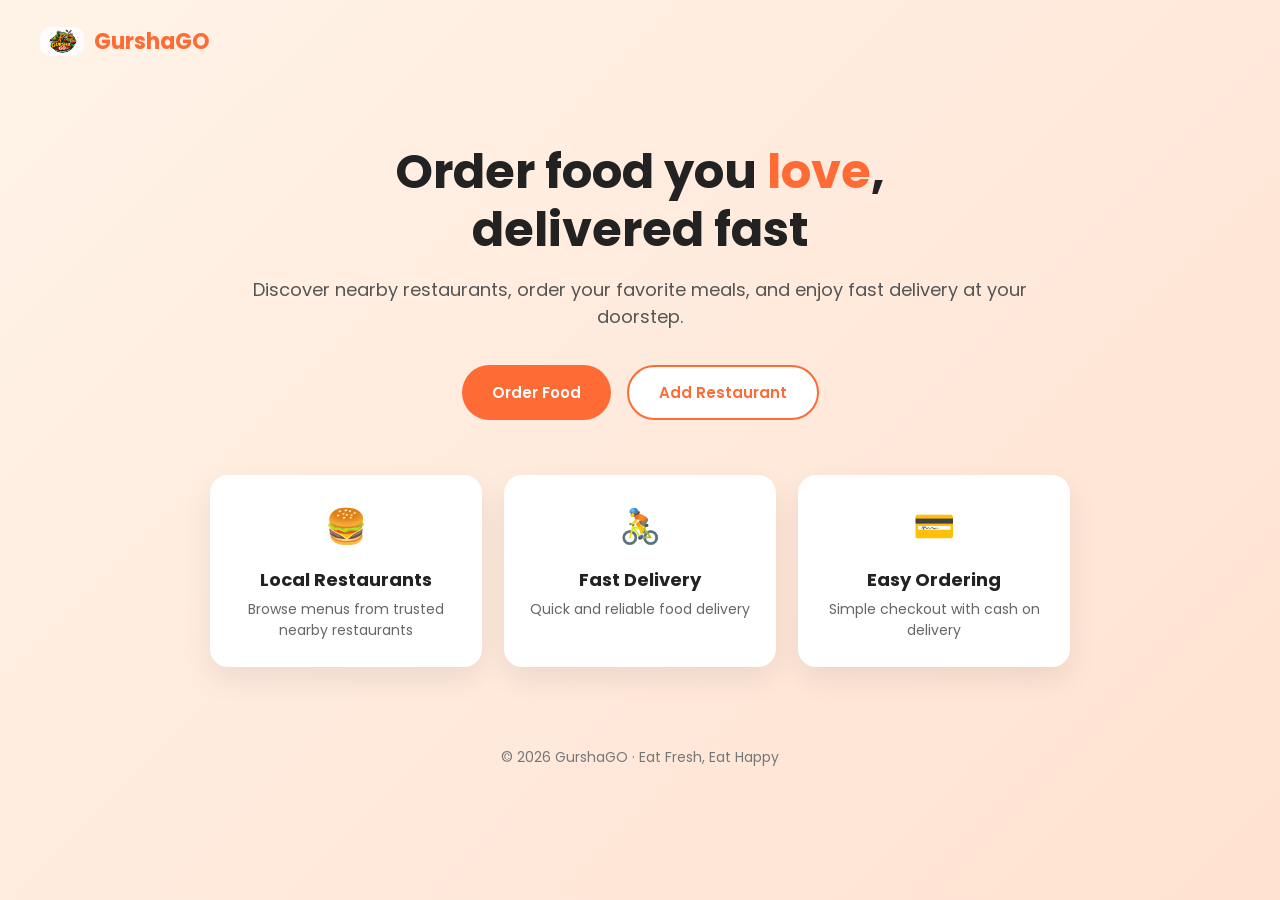
<file: index.html>
<!DOCTYPE html>
<html lang="en">
<head>
  <meta charset="UTF-8" />
  <meta name="viewport" content="width=device-width, initial-scale=1.0" />
  <title>GurshaGO | Food Delivery</title>

  <!-- Font -->
  <link href="https://fonts.googleapis.com/css2?family=Poppins:wght@400;500;600;700&display=swap" rel="stylesheet">

  <link rel="stylesheet" href="css/base.css" />
  <link rel="stylesheet" href="css/landing.css" />
</head>

<body class="landing-page">

  <!-- Header -->
  <header class="landing-header">
    <div class="brand">
      <img src="images/logo.jpg" alt="GurshaGO Logo" />
      <span>GurshaGO</span>
    </div>
  </header>

  <!-- HERO -->
  <main class="hero">

    <h1>
      Order food you <span>love</span>,<br />
      delivered fast
    </h1>

    <p class="subtitle">
      Discover nearby restaurants, order your favorite meals,
      and enjoy fast delivery at your doorstep.
    </p>

    <!-- CTA -->
    <div class="cta-buttons">
      <button class="btn primary" onclick="location.href='login.html'">
        Order Food
      </button>

      <button class="btn secondary" onclick="location.href='signup.html'">
        Add Restaurant
      </button>
    </div>

    <!-- FEATURES -->
    <section class="features">
      <div class="feature-card">
        <span>🍔</span>
        <h3>Local Restaurants</h3>
        <p>Browse menus from trusted nearby restaurants</p>
      </div>

      <div class="feature-card">
        <span>🚴</span>
        <h3>Fast Delivery</h3>
        <p>Quick and reliable food delivery</p>
      </div>

      <div class="feature-card">
        <span>💳</span>
        <h3>Easy Ordering</h3>
        <p>Simple checkout with cash on delivery</p>
      </div>
    </section>

  </main>

  <!-- Footer -->
  <footer class="landing-footer">
    © 2026 GurshaGO · Eat Fresh, Eat Happy
  </footer>

</body>
</html>
</file>
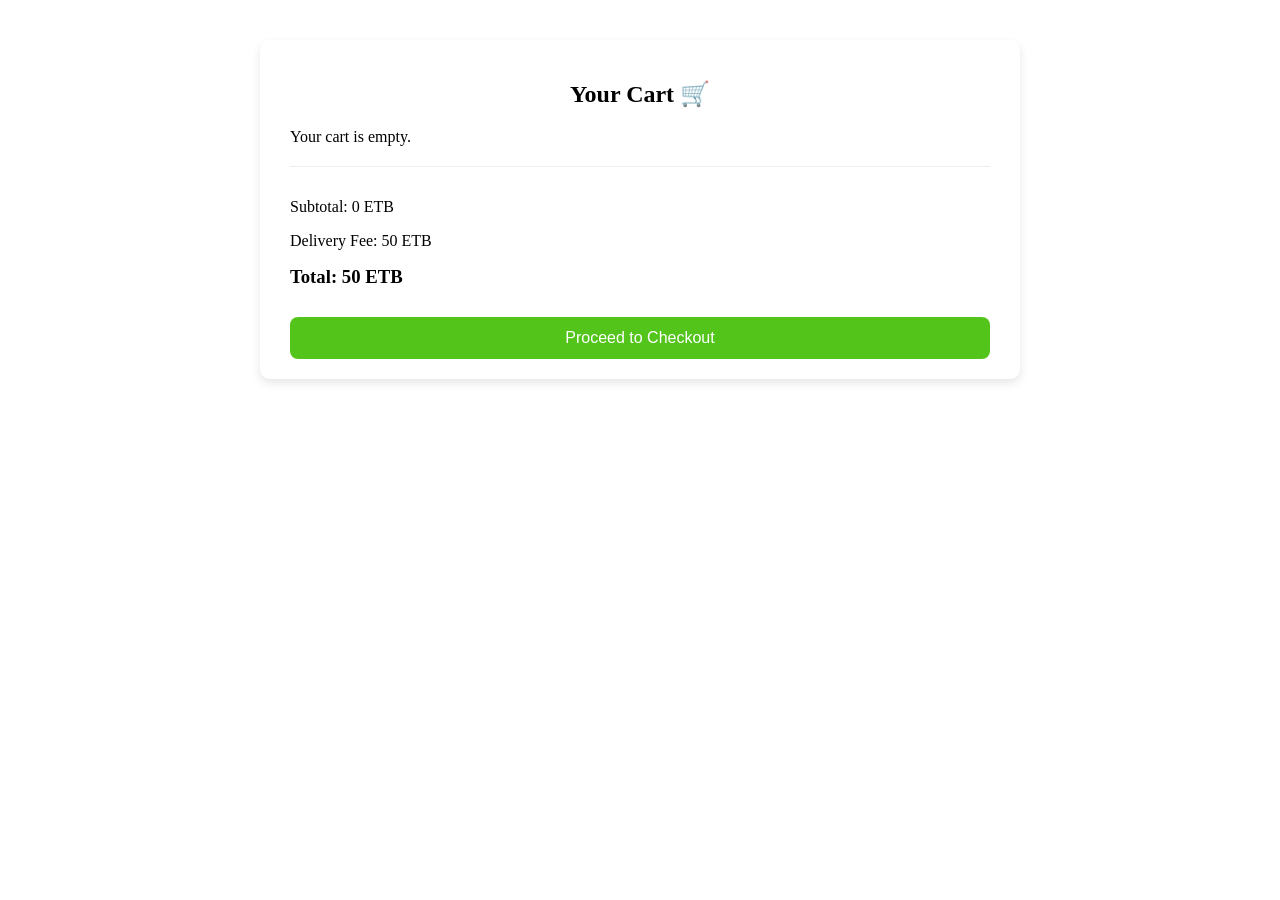
<file: cart.html>
<!DOCTYPE html>
<html lang="en">
<head>
  <meta charset="UTF-8" />
  <title>Cart | GurshaGO</title>
  <link rel="stylesheet" href="css/cart.css" />
</head>
<body>

  <div class="auth-container">
    <h2>Your Cart 🛒</h2>

    <div id="cartItems" class="cart-items"></div>

    <div class="summary">
      <p>Subtotal: <span id="subtotal">0</span> ETB</p>
      <p>Delivery Fee: <span id="delivery">50</span> ETB</p>
      <h3>Total: <span id="total">0</span> ETB</h3>
      <button class="checkout-btn" onclick="goToCheckout()">Proceed to Checkout</button>
    </div>
  </div>

  <script src="js/cart.js"></script>
</body>
</html>
</file>
<file: css/base.css>
:root {
    --primary: #ff6b35;
    --secondary: #1d3557;
    --bg: #f4f6f8;
    --card: #ffffff;
    --text: #333;
    --border: #ddd;
}

* {
    box-sizing: border-box;
    margin: 0;
    padding: 0;
    font-family: 'Poppins', system-ui, -apple-system, BlinkMacSystemFont, sans-serif;
}

body {
    background: var(--bg);
    color: var(--text);
    min-height: 100vh;
}

button {
    background: var(--primary);
    color: #fff;
    border: none;
    padding: 13px;
    border-radius: 8px;
    cursor: pointer;
    font-size: 15px;
    font-weight: 600;
    transition: all 0.2s ease;
}

button:hover {
    transform: translateY(-1px);
    opacity: 0.95;
}

input {
    width: 100%;
    padding: 13px;
    border: 1px solid var(--border);
    border-radius: 8px;
    font-size: 15px;
}

input:focus {
    outline: none;
    border-color: var(--primary);
}

a {
    color: var(--primary);
    text-decoration: none;
    font-weight: 500;
}

body.auth-page {
    background: linear-gradient(135deg, #fff3e8, #ffe2d1);
}


/* ================= FOOTER ================= */

.footer {
    background: #ff6b35;
    /* Your primary orange color */
    color: white;
    padding: 2.5rem 1rem 1rem;
}

.footer-grid {
    max-width: 1000px;
    margin: 0 auto;
    display: grid;
    grid-template-columns: repeat(3, 1fr);
    gap: 2rem;
    margin-bottom: 2rem;
}

.footer-grid>div {
    display: flex;
    flex-direction: column;
    gap: 0.8rem;
}

.footer-grid h4 {
    font-size: 1.1rem;
    font-weight: 600;
    margin-bottom: 0.3rem;
    color: white;
}

.footer-grid a {
    color: rgba(255, 255, 255, 0.9);
    text-decoration: none;
    font-size: 0.95rem;
    transition: color 0.2s;
}

.footer-grid a:hover {
    color: #1d3557;
    /* Your secondary color for contrast */
    text-decoration: underline;
}

.footer-bottom {
    max-width: 1000px;
    margin: 0 auto;
    padding-top: 1.5rem;
    border-top: 1px solid rgba(255, 255, 255, 0.3);
    display: flex;
    justify-content: space-between;
    align-items: center;
}

.footer-bottom p {
    color: rgba(255, 255, 255, 0.9);
    font-size: 0.9rem;
}

.social-icons {
    display: flex;
    gap: 1rem;
}

.social-icons a {
    color: white;
    font-size: 1.1rem;
    opacity: 0.9;
    transition: all 0.2s;
}

.social-icons a:hover {
    opacity: 1;
    color: #1d3557;
    /* Secondary color for contrast */
    transform: scale(1.1);
}
</file>
<file: css/landing.css>
/* =====================
   BASE
===================== */
body.landing-page {
  font-family: 'Poppins', sans-serif;
  min-height: 100vh;
  background: linear-gradient(135deg, #fff3e8, #ffe2d1);
  color: #222;
}

/* =====================
   HEADER
===================== */
.landing-header {
  padding: 25px 40px;
}

.brand {
  display: flex;
  align-items: center;
  gap: 10px;
  font-size: 22px;
  font-weight: 700;
  color: #ff6b35;
}

.brand img {
  width: 44px;
  border-radius: 10px;
}

/* =====================
   HERO
===================== */
.hero {
  max-width: 900px;
  margin: 60px auto 0;
  text-align: center;
  padding: 0 20px;
}

.hero h1 {
  font-size: 48px;
  line-height: 1.2;
  margin-bottom: 18px;
}

.hero h1 span {
  color: #ff6b35;
}

.subtitle {
  font-size: 18px;
  color: #555;
  margin-bottom: 35px;
}

/* =====================
   BUTTONS
===================== */
.cta-buttons {
  display: flex;
  justify-content: center;
  gap: 16px;
  margin-bottom: 55px;
}

.btn {
  padding: 14px 30px;
  border-radius: 30px;
  font-weight: 600;
  font-size: 15px;
  cursor: pointer;
  transition: all 0.25s ease;
}

.btn.primary {
  background: #ff6b35;
  border: none;
  color: #fff;
}

.btn.primary:hover {
  background: #ff5722;
  transform: translateY(-2px);
}

.btn.secondary {
  background: #fff;
  border: 2px solid #ff6b35;
  color: #ff6b35;
}

.btn.secondary:hover {
  background: #ff6b35;
  color: #fff;
}

/* =====================
   FEATURES
===================== */
.features {
  display: grid;
  grid-template-columns: repeat(auto-fit, minmax(220px, 1fr));
  gap: 22px;
}

.feature-card {
  background: #fff;
  padding: 26px 22px;
  border-radius: 18px;
  box-shadow: 0 12px 30px rgba(0,0,0,0.08);
  transition: transform 0.2s ease;
}

.feature-card:hover {
  transform: translateY(-6px);
}

.feature-card span {
  font-size: 34px;
}

.feature-card h3 {
  margin: 14px 0 6px;
  font-size: 18px;
}

.feature-card p {
  font-size: 14px;
  color: #666;
}

/* =====================
   FOOTER
===================== */
.landing-footer {
  text-align: center;
  margin-top: 80px;
  padding-bottom: 22px;
  font-size: 14px;
  color: #777;
}

/* =====================
   MOBILE
===================== */
@media (max-width: 600px) {
  .hero h1 {
    font-size: 34px;
  }

  .cta-buttons {
    flex-direction: column;
  }
}
</file>
<file: css/cart.css>
.auth-container {
  max-width: 700px;
  margin: 40px auto;
  background: #fff;
  padding: 20px 30px;
  border-radius: 10px;
  box-shadow: 0 4px 10px rgba(0,0,0,0.1);
}

h2 {
  text-align: center;
  margin-bottom: 20px;
}

.cart-item {
  display: flex;
  justify-content: space-between;
  align-items: center;
  border-bottom: 1px solid #eee;
  padding: 12px 0;
}

.cart-item strong {
  font-size: 16px;
}

.cart-item button {
  background: #ff4d4f;
  border: none;
  color: #fff;
  padding: 5px 10px;
  border-radius: 6px;
  cursor: pointer;
}

.cart-item button:hover {
  background: #d9363e;
}

.qty-controls {
  display: flex;
  align-items: center;
  gap: 5px;
}

.qty-controls button {
  padding: 3px 8px;
  background: #1890ff;
  color: #fff;
  border: none;
  border-radius: 4px;
  cursor: pointer;
}

.qty-controls span {
  min-width: 20px;
  text-align: center;
}

.summary {
  margin-top: 20px;
  border-top: 1px solid #eee;
  padding-top: 15px;
}

.summary h3 {
  margin-top: 10px;
}

.checkout-btn {
  margin-top: 10px;
  width: 100%;
  padding: 12px;
  background: #52c41a;
  color: #fff;
  font-size: 16px;
  border: none;
  border-radius: 8px;
  cursor: pointer;
}

.checkout-btn:hover {
  background: #389e0d;
}
</file>
